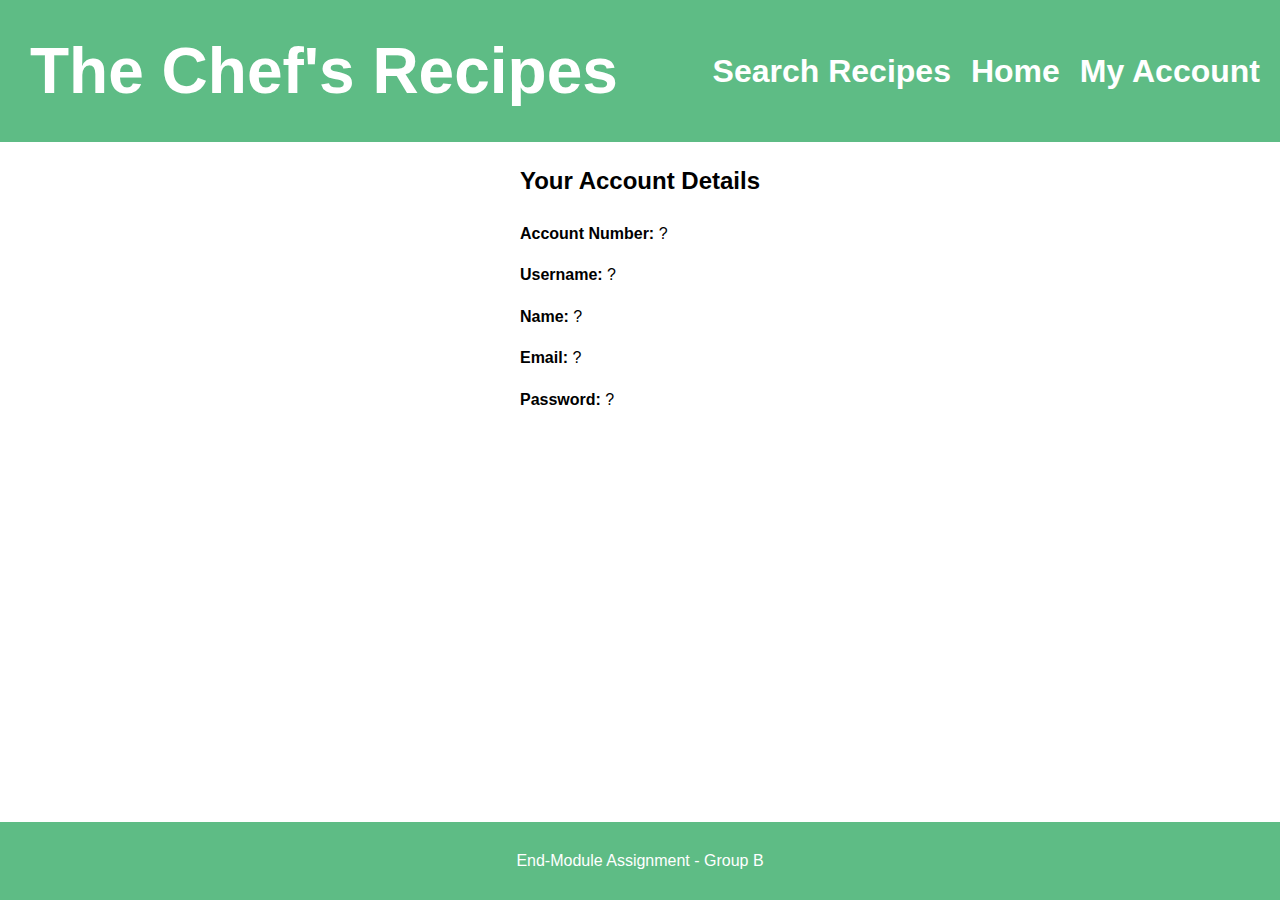
<file: recipeswebsite/accounts_page.html>
<!DOCTYPE html>
<html lang="en">
<head>
    <meta charset="UTF-8">
    <meta name="viewport" content="width=device-width, initial-scale=1.0">
    <title>Your Account</title>
    <link rel="stylesheet" href="recipesstyles.css">
</head>
<body>
    <div class="container">
        <!-- Header section with navigation menu -->
        <header role="banner">
            <h1 class="logo">The Chef's Recipes</h1>
            <nav role="navigation" aria-label="Main Navigation">
                <ul class="nav-list">
                    <!-- Styled HTML list for navigation -->
                    <li role="menuitem"><a href="recipessearch.html" title="Search Recipes">Search Recipes</a></li>
                    <li role="menuitem" aria-current="page"><a href="index.html" title="Go to HomePage">Home</a></li>
                    <li role="menuitem"><a href="#account-details" title="My Account">My Account</a></li>
                </ul>
            </nav>
        </header>
        
        <main>
            <!-- Account Details Section -->
            <section id="account-details">
                <h2>Your Account Details</h2>
                <div class="account-info">
                    <p><strong>Account Number:</strong> ?</p>
                    <p><strong>Username:</strong> ?</p>
                    <p><strong>Name:</strong> ?</p>
                    <p><strong>Email:</strong> ?</p>
                    <p><strong>Password:</strong> ?</p>
                </div>
            </section>
        </main>
        
        <!-- Footer -->
        <footer role="contentinfo">
            <p>End-Module Assignment - Group B</p>
        </footer>
    </div>
</body>
</html>
</file>
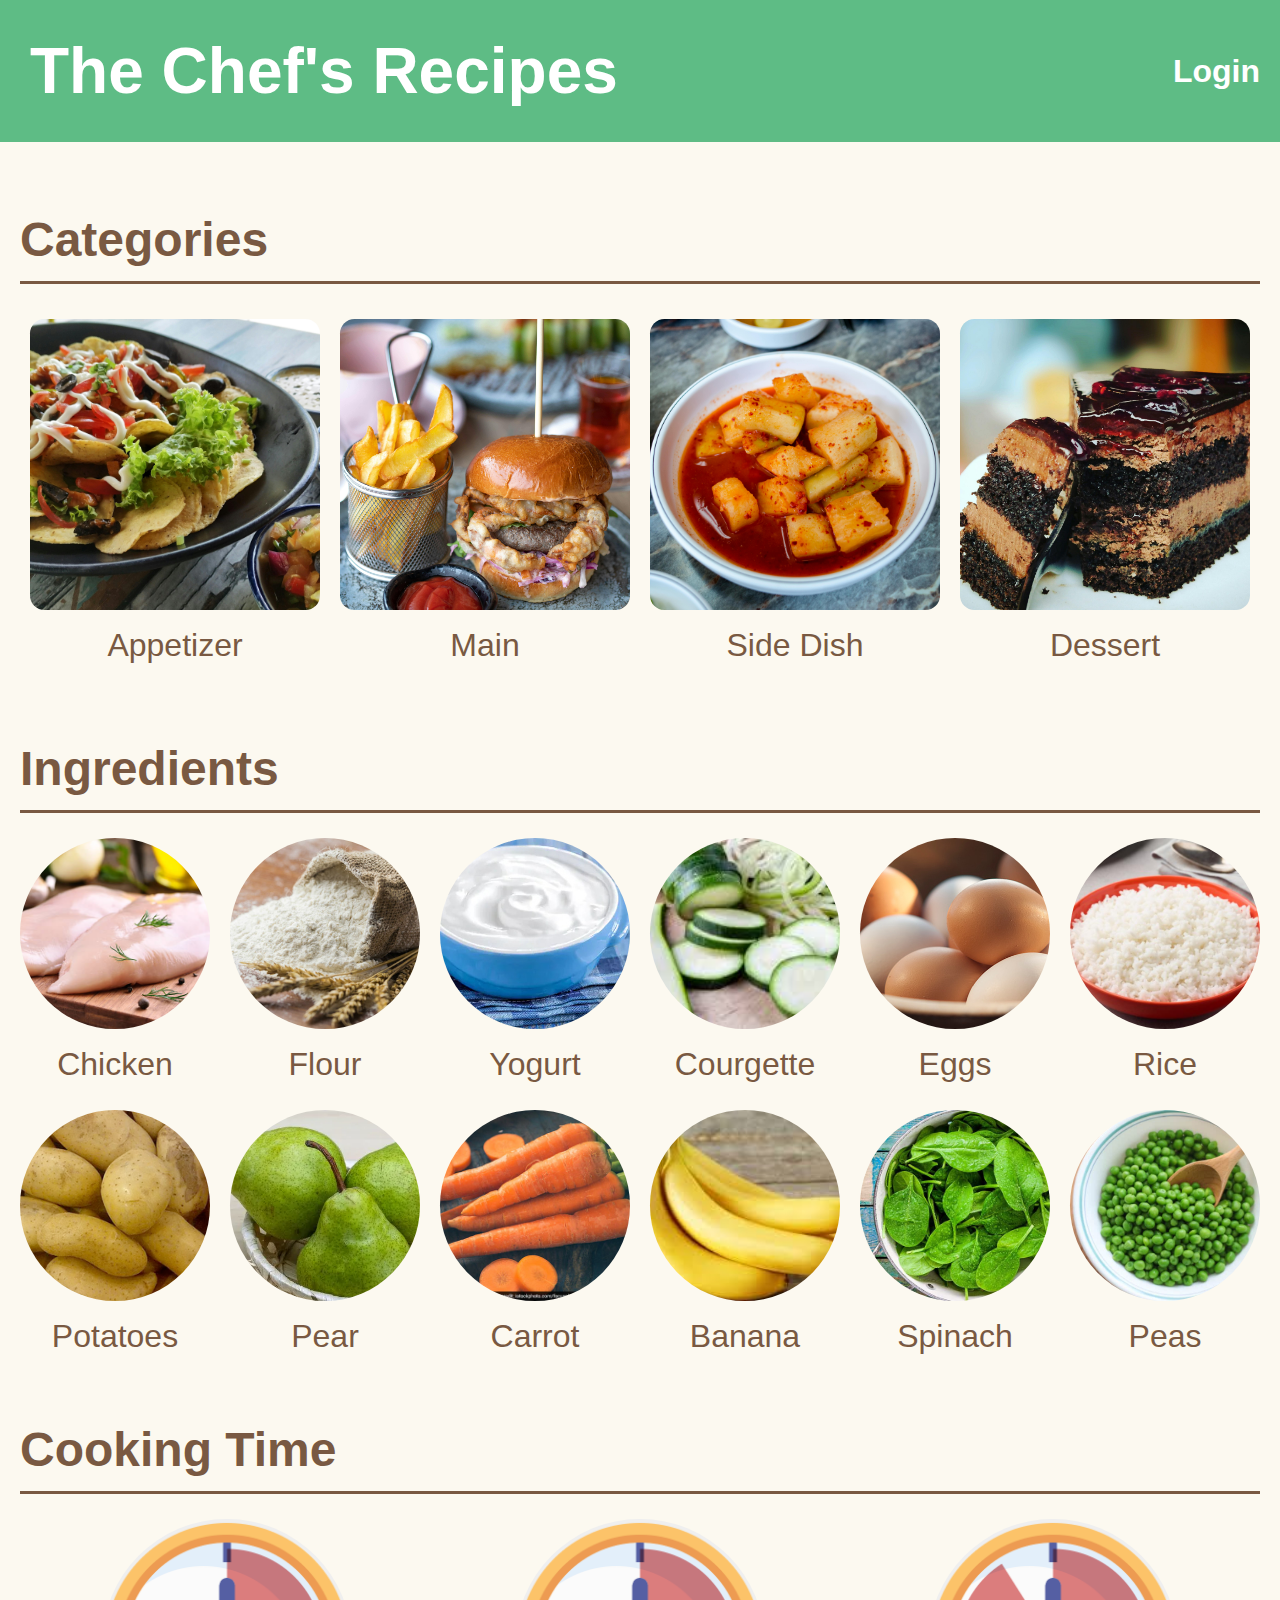
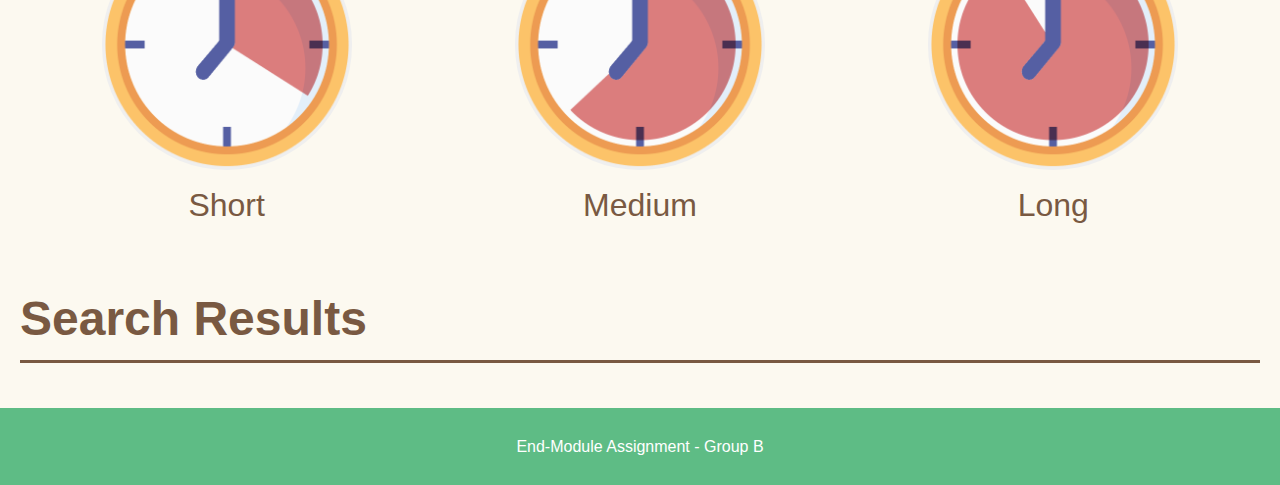
<file: recipeswebsite/recipessearch.html>
<!DOCTYPE html>
<html lang="en">

<head>
    <meta charset="UTF-8">
    <meta name="viewport" content="width=device-width, initial-scale=1.0">
    <title>RecipesSearch</title>
    <link rel="stylesheet" href="recipesstyles.css">
    <script src="recipes_search.js" defer></script>
    <script src="session.js" defer></script>
</head>

<body>
    <div class="container">
        <!-- Header section with navigation menu -->
        <header>
            <h1 class="logo"><a href="index.html" title="Go to HomePage">The Chef's Recipes</a></h1>
            <nav role="navigation" aria-label="Main Navigation">
                <ul class="nav-list" role="menubar">
                    <!-- Styled HTML list for navigation -->
                    <li id="profileLink" style="display:none;"><a href="userprofile.html" role="menuitem" title="View Profile">Profile</a></li>
                    <li id="loginButton"><a href="index.html" role="menuitem" title="Login">Login</a></li>
                    <li id="logoutButton" style="display:none;"><a href="#" role="menuitem" title="Logout">Logout</a></li>
                </ul>
            </nav>
        </header>
        <main role="main" class="recipe-search-container">
            <h2 class="section-title">Categories</h2>
            <div class="category-buttons">
                <div class="button-container">
                    <button class="apptizer-btn" data-category-id="2" aria-label="Appetizer category"></button>
                    <span class="mainbutton-text">Appetizer</span>
                </div>
                <div class="button-container">
                    <button class="main-btn" data-category-id="1" aria-label="Main category"></button>
                    <span class="mainbutton-text">Main</span>
                </div>
                <div class="button-container">
                    <button class="side-btn" data-category-id="3" aria-label="Side Dish category"></button>
                    <span class="mainbutton-text">Side Dish</span>
                </div>
                <div class="button-container">
                    <button class="dessert-btn" data-category-id="4" aria-label="Dessert category"></button>
                    <span class="mainbutton-text">Dessert</span>
                </div>
            </div>

            <h2 class="section-title">Ingredients</h2>
            <div class="ingredient-buttons">
                <div class="button-container">
                    <button class="chicken-btn" data-ingredient-id="76" aria-label="Chicken ingredient"></button>
                    <span class="ingredientbutton-text">Chicken</span>
                </div>
                <div class="button-container">
                    <button class="flour-btn" data-ingredient-id="89" aria-label="Flour ingredient"></button>
                    <span class="ingredientbutton-text">Flour</span>
                </div>
                <div class="button-container">
                    <button class="yogurt-btn" data-ingredient-id="5" aria-label="Yogurt ingredient"></button>
                    <span class="ingredientbutton-text">Yogurt</span>
                </div>
                <div class="button-container">
                    <button class="courgette-btn" data-ingredient-id="57" aria-label="Courgette ingredient"></button>
                    <span class="ingredientbutton-text">Courgette</span>
                </div>
                <div class="button-container">
                    <button class="eggs-btn" data-ingredient-id="80" aria-label="Eggs ingredient"></button>
                    <span class="ingredientbutton-text">Eggs</span>
                </div>
                <div class="button-container">
                    <button class="rice-btn" data-ingredient-id="88" aria-label="Rice ingredient"></button>
                    <span class="ingredientbutton-text">Rice</span>
                </div>
                <div class="button-container">
                    <button class="potatoes-btn" data-ingredient-id="66" aria-label="Potatoes ingredient"></button>
                    <span class="ingredientbutton-text">Potatoes</span>
                </div>
                <div class="button-container">
                    <button class="pear-btn" data-ingredient-id="149" aria-label="Pear ingredient"></button>
                    <span class="ingredientbutton-text">Pear</span>
                </div>
                <div class="button-container">
                    <button class="carrot-btn" data-ingredient-id="158" aria-label="Carrot ingredient"></button>
                    <span class="ingredientbutton-text">Carrot</span>
                </div>
                <div class="button-container">
                    <button class="banana-btn" data-ingredient-id="137" aria-label="Banana ingredient"></button>
                    <span class="ingredientbutton-text">Banana</span>
                </div>
                <div class="button-container">
                    <button class="spinach-btn" data-ingredient-id="70" aria-label="Spinach ingredient"></button>
                    <span class="ingredientbutton-text">Spinach</span>
                </div>
                <div class="button-container">
                    <button class="peas-btn" data-ingredient-id="23" aria-label="Peas ingredient"></button>
                    <span class="ingredientbutton-text">Peas</span>
                </div>
            </div>

            <h2 class="section-title">Cooking Time</h2>
            <div class="time-buttons">
                <div class="button-container">
                    <button class="short-btn" data-time-id="Short" aria-label="Short cooking time"></button>
                    <span class="timebutton-text">Short</span>
                </div>
                <div class="button-container">
                    <button class="medium-btn" data-time-id="Medium" aria-label="Medium cooking time"></button>
                    <span class="timebutton-text">Medium</span>
                </div>
                <div class="button-container">
                    <button class="long-btn" data-time-id="Long" aria-label="Long cooking time"></button>
                    <span class="timebutton-text">Long</span>
                </div>
            </div>

            <h2 class="section-title">Search Results</h2>
            <div class="search-results">
                <div class="recipe-card"></div>
            </div>
        </main>
        <!-- Footer -->
        <footer role="contentinfo">
            <p>End-Module Assignment - Group B</p>
        </footer>
    </div>
</body>

</html>
</file>
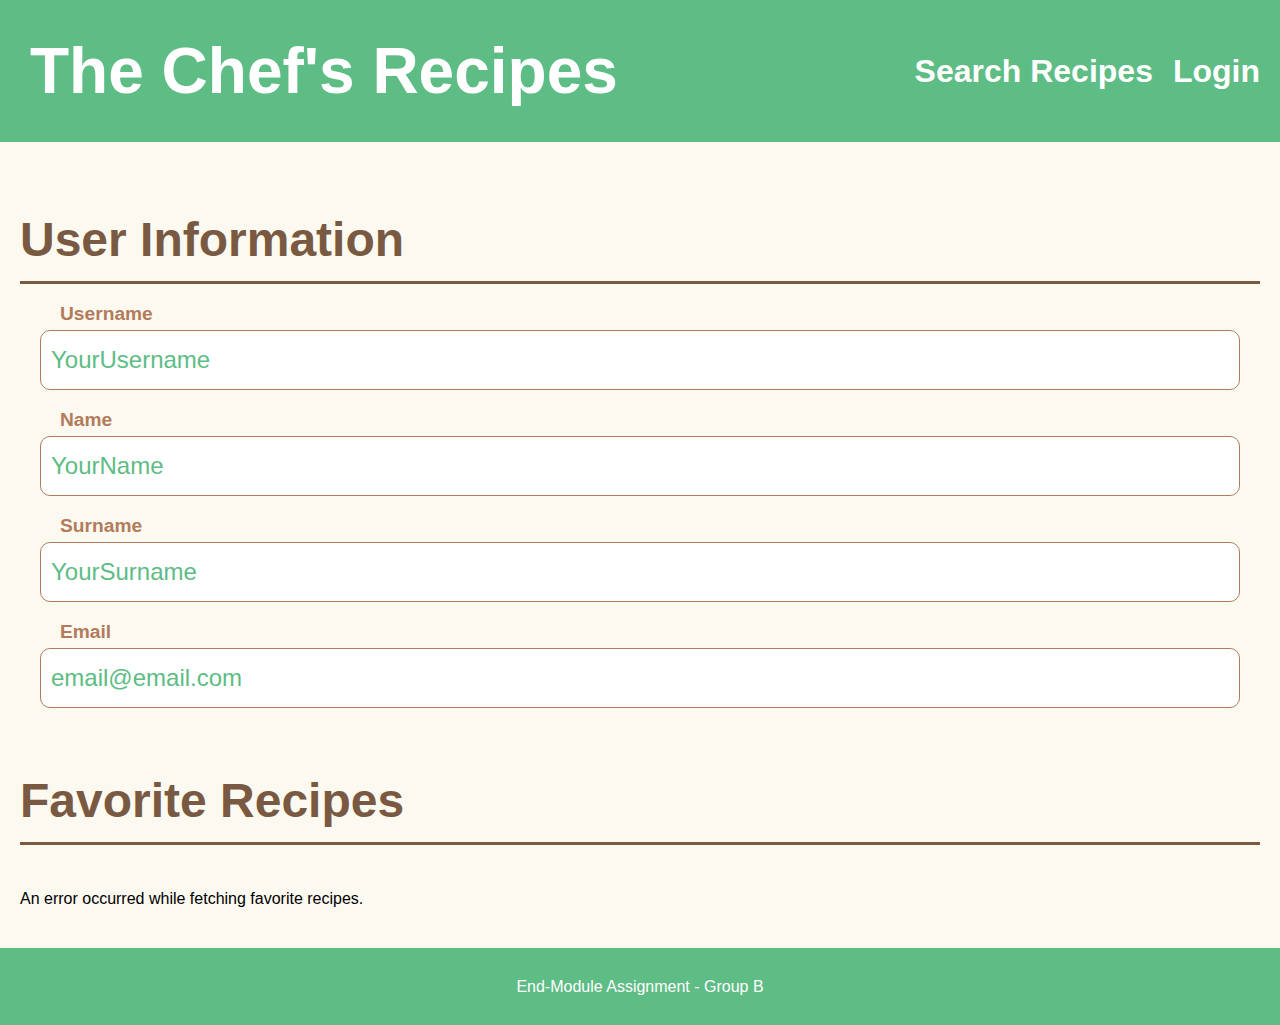
<file: recipeswebsite/userprofile.html>
<!DOCTYPE html>
<html lang="en">

<head>
    <meta charset="UTF-8">
    <meta name="viewport" content="width=device-width, initial-scale=1.0">
    <title>UserProfile</title>
    <link rel="stylesheet" href="recipesstyles.css">
    <script src="login.js" defer></script>
    <script src="session.js" defer></script>
    <script src="userprofile.js" defer></script>
</head>

<body>
    <div class="container">
        <!-- Header section with navigation menu -->
        <header>
            <h1 class="logo"><a href="index.html" title="Go to HomePage">The Chef's Recipes</a></h1>
            <nav role="navigation" aria-label="Main Navigation">
                <ul class="nav-list" role="menubar">
                    <!-- Styled HTML list for navigation -->
                    <li><a href="recipessearch.html" role="menuitem" title="Search Recipes">Search Recipes</a></li>
                    <li id="loginButton"><a href="index.html" role="menuitem" title="Login">Login</a></li>
                    <li id="logoutButton" style="display:none;"><a href="#" role="menuitem" title="Logout">Logout</a></li>
                </ul>
            </nav>
        </header>
        <main role="main">
            <div class="profile-container">
                <div class="user-info">
                    <h2 class="section-title">User Information</h2>
                    <div>
                        <h3>Username</h3>
                        <p id="username">YourUsername</p>
                    </div>
                    <div>
                        <h3>Name</h3>
                        <p id="firstname">YourName</p>
                    </div>
                    <div>
                        <h3>Surname</h3>
                        <p id="lastname">YourSurname</p>
                    </div>
                    <div>
                        <h3>Email</h3>
                        <p id="email">email@email.com</p>
                    </div>
                </div>
                <h2 class="section-title">Favorite Recipes</h2>
                <div class="search-results" id="favorite-recipes-container">
                    <div class="recipe-card"></div>
                </div>
            </div>
        </main>
        <!-- Footer -->
        <footer role="contentinfo">
            <p>End-Module Assignment - Group B</p>
        </footer>
    </div>
</file>
<file: recipeswebsite/recipesstyles.css>
/* Color Palette */
:root {
    --primary-color: #5EBC85;
    --secondary-color: #B27C5C;
    --accent-color: #795942;
    --text-color: #F4EFE5;
    --background-color: #FCF9F0;
}

/* Styles for all pages */
body {
    font-family: Quicksand, sans-serif;
    line-height: 1.6;
    margin: 0;
    padding: 0;
    font-size: 16px;
    display: flex;
    flex-direction: column;
    min-height: 100vh;
}

.container {
    flex: 1;
    display: flex;
    flex-direction: column;
    margin: auto;
    width: 100%;
    overflow: hidden;
}

header {
    padding: 20px 20px;
    background-color: var(--primary-color);
    display: flex;
    align-items: center;
    justify-content: space-between;
}

.logo {
    font-family: Lobster, sans-serif;
    color: #fff;
    padding: 0;
    margin: 0 0 0 10px;
    font-size: 4em;
}

.logo a {
    text-decoration: none; 
    color: inherit; 
}

.nav-list {
    list-style: none;
    padding: 0;
    margin: 0;
    display: flex;
    align-items: center;
}

.nav-list li {
    margin-left: 20px;
}

.nav-list li a {
    text-decoration: none;
    color: #fff;
    font-weight: bold;
    font-size: 2em;
}

.nav-list li a:focus {
    outline: 2px solid #fff;
}

main {
    display: flex;
    flex: 1;
    justify-content: center;
}

footer {
    background-color: var(--primary-color);
    color: #fff;
    text-align: center;
    padding: 10px;
}

.index-page-container {
    background: rgba(0, 0, 0, 0.1) url("images/table-served.jpg") no-repeat center center fixed;
    background-size: cover;
}

/* Form Styles */
.form-section {
    width: 50%;
    max-width: 550px;
    margin: auto;
    padding: 20px;
    background-color: #fefefe;
    border: 1px solid #888;
    border-radius: 5px;
    box-shadow: 0 0 10px rgba(0, 0, 0, 0.1);
}

.form-section h2 {
    text-align: center;
}

.form-section form {
    margin-top: 20px;
}

.form-section form label {
    display: block;
    margin-bottom: 5px;
}

.form-section form input[type="text"],
.form-section form input[type="password"],
.form-section form input[type="email"] {
    width: calc(100% - 22px);
    padding: 10px;
    margin-bottom: 10px;
    border: 1px solid var(--secondary-color);
    border-radius: 3px;
}

.form-section form button {
    width: 100%;
    padding: 10px;
    background-color: var(--accent-color);
    color: white;
    border: none;
    border-radius: 3px;
    cursor: pointer;
}

.form-section form button:hover {
    background-color: var(--secondary-color);
}

.form-section p {
    text-align: center;
    margin-top: 10px;
}

.form-section p a {
    color: var(--primary-color);
    text-decoration: none;
    font-weight: bold;
}

.form-section p a:hover {
    text-decoration: underline;
}

/* User Profile Styles */
.profile-container {
    width: 100%;
    display: flex;
    flex-direction: column;
    padding: 20px;
    background-color: var(--background-color);
}

.user-info div {
    margin: 0 0 15px 20px;
}

.user-info h3 {
    font-size: 1.2em;
    margin: 0 0 0 20px;
    color: var(--secondary-color);
}

.user-info p {
    font-size: 1.5em;
    color: var(--primary-color); 
    margin: 0 20px 10px 0px;
    padding: 10px;
    background-color: #fff; 
    border: 1px solid var(--secondary-color); 
    border-radius: 10px; 
}

/* Recipes Search Styles */
.recipe-search-container {
    display: flex;
    flex-direction: column;
    padding: 20px;
    background-color: var(--background-color);
}

.section-title {
    font-size: 3em; 
    margin-bottom: 20px;
    text-align: left;
    color: var(--accent-color);
    position: relative;
}

.section-title::after {
    content: '';
    display: block;
    width: 100%; 
    height: 3px; 
    background-color: var(--accent-color);
    position: absolute;
    bottom: -5px; 
    left: 0; 
}

.category-buttons {
    display: flex;
    justify-content: space-around;
    width: 100%;
    margin: 10px 0;
    flex-wrap: wrap;
}

.category-buttons .button-container {
    display: flex;
    flex-direction: column;
    align-items: center;
    margin: 10px;
    flex: 1 1 20%;
}

.category-buttons button {
    width: 100%;
    padding-bottom: 100%;
    border: none;
    border-radius: 5%;
    background-size: cover;
    background-position: center;
    position: relative;
}

.category-buttons button.selected {
    border: 4px solid var(--primary-color);
    box-shadow: 0 4px 8px rgba(0, 0, 0, 0.4); 
}

.category-buttons .mainbutton-text {
    margin-top: 10px;
    font-size: 2em;
    text-align: center;
    color: var(--accent-color);
}

.apptizer-btn {
    background-image: url(images/appetizer.jpg);
}

.main-btn {
    background-image: url(images/main.jpg);
}

.side-btn {
    background-image: url(images/side.jpg);
}

.dessert-btn {
    background-image: url(images/dessert.jpg);
}

.ingredient-buttons {
    display: grid;
    grid-template-columns: repeat(6, 1fr);
    gap: 20px;
    margin: 10px 0;
}

.ingredient-buttons .button-container {
    display: flex;
    flex-direction: column;
    align-items: center;
}

.ingredient-buttons button {
    width: 100%;
    padding-bottom: 100%; 
    border: none;
    border-radius: 50%; 
    background-size: cover;
    background-position: center;
}

.ingredient-buttons button.selected {
    border: 4px solid var(--primary-color);
    box-shadow: 0 4px 8px rgba(0, 0, 0, 0.4);
}

.ingredient-buttons .ingredientbutton-text {
    margin-top: 10px;
    font-size: 2em;
    text-align: center;
    color: var(--accent-color);
}

button:hover {
    opacity: 0.8;
}

.chicken-btn {
    background-image: url(images/chicken.jpg);
}

.flour-btn {
    background-image: url(images/flour.jpg);
}

.yogurt-btn {
    background-image: url(images/yogurt.jpg);
}

.courgette-btn {
    background-image: url(images/courgette.jpeg);
}

.eggs-btn {
    background-image: url(images/eggs.jpg);
}

.rice-btn {
    background-image: url(images/rice.jpeg);
}

.potatoes-btn {
    background-image: url(images/potatoes.webp);
}

.pear-btn {
    background-image: url(images/pear.webp);
}

.carrot-btn {
    background-image: url(images/carrot.webp);
}

.banana-btn {
    background-image: url(images/banana.jpeg);
}

.spinach-btn {
    background-image: url(images/spinach.jpg);
}

.peas-btn {
    background-image: url(images/peas.jpg);
}

.time-buttons {
    display: flex;
    justify-content: space-around;
    margin: 10px 0;
    flex-wrap: wrap;
}

.time-buttons .button-container {
    display: flex;
    flex-direction: column;
}

.time-buttons button {
    width: 250px;
    padding-bottom: 100%; 
    border: none;
    border-radius: 50%; 
    background-size: cover;
    background-position: center;
}

.time-buttons button.selected {
    border: 4px solid var(--primary-color);
    box-shadow: 0 4px 8px rgba(0, 0, 0, 0.4);
}

.time-buttons .timebutton-text {
    margin-top: 10px;
    font-size: 2em;
    text-align: center;
    color: var(--accent-color);
}

.short-btn {
    background-image: url(images/short_time.png);
}
.medium-btn {
    background-image: url(images/medium_time.png);
}
.long-btn {
    background-image: url(images/long_time.png);
}

.search-results {
    display: grid;
    grid-template-columns: repeat(auto-fill, minmax(400px, 1fr));
    gap: 20px;
    margin-top: 10px;
}

.recipe-card {
    display: flex; 
    flex-direction: column; 
    align-items: center;  
}

.recipe-button {
    border: none;
    background: none;
    padding: 0;
    cursor: pointer;
}

.recipe-button img {
    width: 100%;
    border-radius: 5px;
    transition: transform 0.2s ease;
}

.recipe-button:hover img {
    transform: scale(1.1);
}

.recipe-card h3 {
    margin-top: 10px;
    font-size: 2em;
    color: #333;
    text-align: center;
}

/* Recipes Page Styles */
.recipe-page-container {
    display: flex;
    flex-direction: column;
    padding: 20px;
    background-color: var(--background-color);
}

.title-favorite-container {
    display: flex;
    align-items: baseline;
    justify-content: space-between;
    width: 100%;
}

.recipe-title {
    font-size: 2.5em; 
    margin-bottom: 10px;
    text-align: left;
    color: var(--accent-color);
    position: relative;
}

#favorite-icon {
    font-size: 2em;
    cursor: pointer;
    color: var(--accent-color);
}

.recipepicture img {
    width: 100%;
}

.time-blocks {
    display: flex;
    flex-direction: row;
    justify-content: space-evenly; 
    border-top: 1px solid var(--accent-color);
}

.ingredients {
    border-top: 1px solid var(--accent-color);
}

.cooking-instructions {
    border-top: 1px solid var(--accent-color);
}

/* Rating Stars Styles */
.rating-container {
    display: flex;
    flex-direction: column;
    align-items: center;
    justify-content: flex-start;
    margin-bottom: 20px;
    border-top: 3px solid var(--accent-color); 
    border-bottom: 3px solid var(--accent-color); 
    padding-top: 10px; 
    padding-bottom: 10px; 
}

#average-rating {
    font-size: 1.2em;
    margin-bottom: 10px;
}

.rating-actions {
    display: flex;
    flex-direction: row;
    align-items: center;
}

#rating-stars {
    font-size: 2em;
    color: #ddd;
}

.rating-star {
    cursor: pointer;
    transition: color 0.2s;
}

.rating-star.selected {
    color: #f39c12; 
}

#submit-rating {
    padding: 10px 20px;
    font-size: 14px;
    cursor: pointer;
    margin-left: 30px;
    background-color: var(--primary-color);
    border-radius: 5px;
    border: none;
    color: white;
}

@media screen and (max-width: 768px) {
    .logo {
        font-size: 2em;
    }
    
    .nav-list li a {
        font-size: 1.5em;
    }

    .category-buttons .mainbutton-text {
        font-size: 1em;
    }

    .ingredient-buttons .ingredientbutton-text {
        font-size: 1em;
    }

    .time-buttons button {
        width: 150px;
    }

    .time-buttons .timebutton-text {
        font-size: 1em;
    }

    .search-results {
        grid-template-columns: repeat(auto-fill, minmax(200px, 1fr));
    }

    .recipe-card h3 {
        font-size: 1.2em;
    }

    .section-title {
        flex-wrap: nowrap;
        font-size: 1.8em;
    }

    .recipe-title {
        font-size: 2em; 
    }

    .nav-list {
        margin-top: 10px;
    }

    .nav-list li a {
        font-size: 1em;
    }

}
</file>
